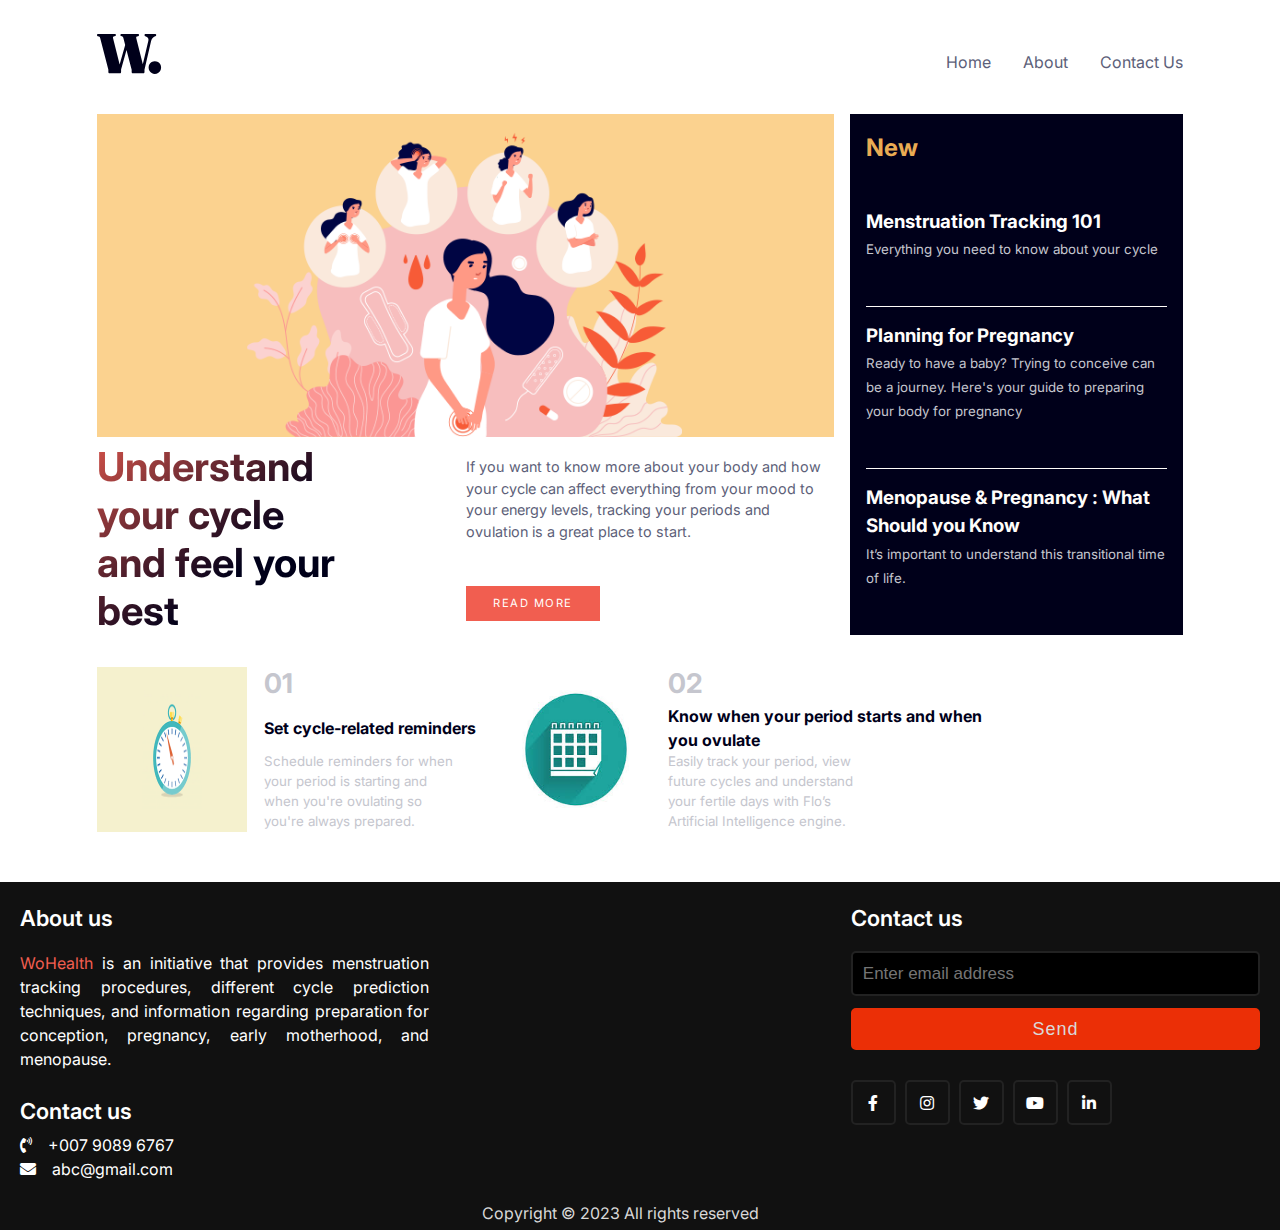
<file: index.html>
<!DOCTYPE html>
<html lang="en">
  <head>
    <meta charset="UTF-8" />
    <meta http-equiv="X-UA-Compatible" content="IE=edge" />
    <meta name="viewport" content="width=device-width, initial-scale=1.0" />
    <link rel="shortcut icon" href="./Assets/logo.svg" type="image/x-icon" />
    <link rel="stylesheet" href="style.css" />
    <link
      rel="stylesheet"
      href="https://cdnjs.cloudflare.com/ajax/libs/font-awesome/5.15.2/css/all.min.css"
    />
    <title>WoHealth</title>
    <script src="script.js"></script>
  </head>
  <body>
    <div class="wrapper">
      <div class="left_layer"></div>

      <header>
        <img src="./Assets/logo.svg" alt="logo" />
        <div class="hamburger_icon"></div>

        <nav>
          <ul>
            <li><a href="index.html">Home</a></li>
            <li><a href="About.html">About</a></li>
            <li><a href="#footer">Contact Us</a></li>
          </ul>
        </nav>
      </header>

      <main>
        <!-- top -->
        <div class="top">
          <div class="banner_image">
            <img src="./Assets/banner-image.png" alt="banner" srcset="" />
          </div>
          <h1 class="heading">Understand your cycle and feel your best</h1>
          <div class="heading_text">
            <p>
              If you want to know more about your body and how your cycle can
              affect everything from your mood to your energy levels, tracking
              your periods and ovulation is a great place to start.
            </p>
            <a href="#">READ MORE</a>
          </div>
        </div>

        <!-- middle -->
        <div class="center">
          <h2>New</h2>
          <div class="articles menstruation_tracking">
            <a href="./Articles/page1.html">
              <h3>Menstruation Tracking 101</h3></a
            >
            <small>Everything you need to know about your cycle</small>
          </div>

          <div class="articles preparation">
            <h3>Planning for Pregnancy</h3>
            <small
              >Ready to have a baby? Trying to conceive can be a journey. Here's
              your guide to preparing your body for pregnancy</small
            >
          </div>

          <div class="articles menopause">
            <h3>Menopause & Pregnancy : What Should you Know</h3>
            <small
              >It’s important to understand this transitional time of life.
            </small>
          </div>
        </div>

        <!-- botttom -->
        <div class="bottom">
          <!-- topics -->
          <div class="first">
            <img src="./Assets/timer.png" alt="timer" class="retro" />
            <!-- <i class="fa-solid fa-clock"></i> -->
            <div>
              <b>01</b>
              <h4>Set cycle-related reminders</h4>
              <small
                >Schedule reminders for when your period is starting and when
                you're ovulating so you're always prepared.</small
              >
            </div>
            <!-- second -->
          </div>
          <div class="second">
            <!-- <img
              src="./assets/images/image-top-laptops.jpg"
              alt="key pads with neon lights"
              class="laptops"
            /> -->
            <img src="./Assets/calender.jpg" alt="timer" class="retro" />

            <div>
              <b>02</b>
              <h4>
                Know when your period starts and when <br />
                you ovulate
              </h4>
              <small
                >Easily track your period, view future cycles and understand
                your fertile days with Flo’s Artificial Intelligence engine.
              </small>
            </div>

            <!-- third -->
          </div>
        </div>
      </main>
    </div>

    <footer id="footer">
      <div class="content">
        <div class="left box">
          <div class="upper">
            <div class="topic">About us</div>
            <p>
              <span style="color: hsl(5, 85%, 63%)">WoHealth</span> is an
              initiative that provides menstruation tracking procedures,
              different cycle prediction techniques, and information regarding
              preparation for conception, pregnancy, early motherhood, and
              menopause.
            </p>
          </div>
          <div class="lower">
            <div class="topic">Contact us</div>
            <div class="phone">
              <a href="#"><i class="fas fa-phone-volume"></i>+007 9089 6767</a>
            </div>
            <div class="email">
              <a href="#"><i class="fas fa-envelope"></i>abc@gmail.com</a>
            </div>
          </div>
        </div>
        <div class="right box">
          <div class="topic">Contact us</div>
          <form action="#">
            <input type="text" placeholder="Enter email address" />
            <input type="submit" name="" value="Send" />
            <div class="media-icons">
              <a href="#"><i class="fab fa-facebook-f"></i></a>
              <a href="#"><i class="fab fa-instagram"></i></a>
              <a href="#"><i class="fab fa-twitter"></i></a>
              <a href="#"><i class="fab fa-youtube"></i></a>
              <a href="#"><i class="fab fa-linkedin-in"></i></a>
            </div>
          </form>
        </div>
      </div>
      <div class="bottom-text">
        <p style="text-align: center">
          Copyright &#169; 2023 All rights reserved
        </p>
      </div>
    </footer>
  </body>
</html>
</file>
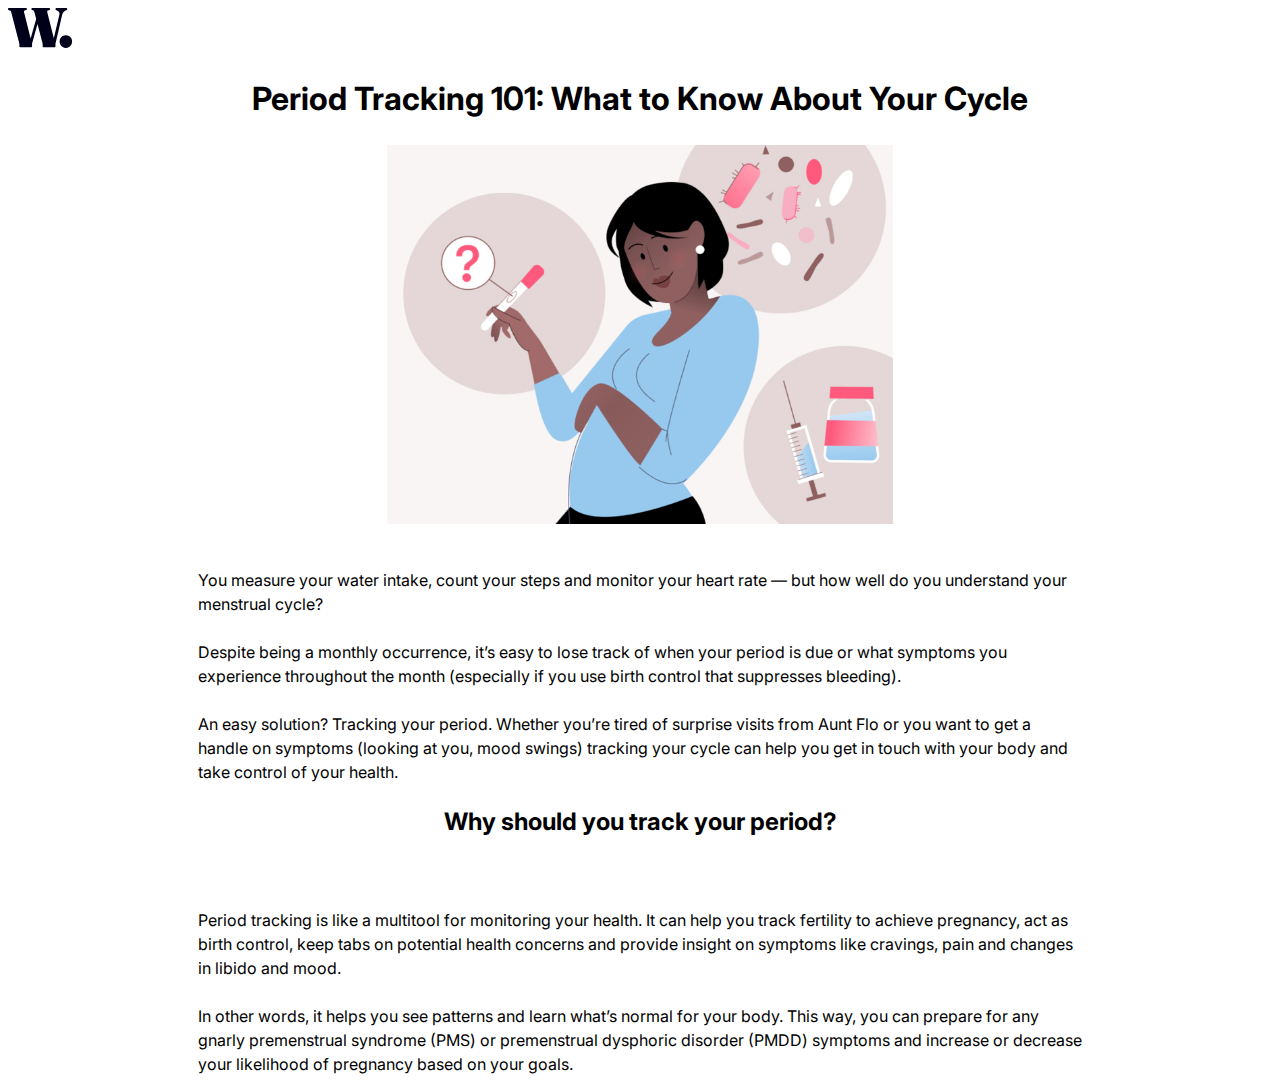
<file: Articles/page1.html>
<!DOCTYPE html>
<html lang="en">
  <head>
    <meta charset="UTF-8" />
    <meta http-equiv="X-UA-Compatible" content="IE=edge" />
    <meta name="viewport" content="width=device-width, initial-scale=1.0" />
    <link rel="stylesheet" href="page1.css" />
    <link rel="shortcut icon" href="../Assets/logo.svg" type="image/x-icon" />
    <title>Menstruation Tracking 101</title>
  </head>
  <body>
    <div class="page_container">
      <header>
        <img src="../Assets/logo.svg" alt="logo" />
        <div class="hamburger_icon"></div>
        <!-- <nav>
          <ul>
            <li><a href="index.html">Home</a></li>
            <li><a href="About.html">About</a></li>
          </ul>
        </nav> -->
      </header>

      <main>
        <div class="heading">
          <h1>Period Tracking 101: What to Know About Your Cycle</h1>
          <!-- <small
            >You measure your water intake, count your steps and monitor your
            heart rate — but how well do you understand your menstrual cycle?
          </small> -->
          <img src="../Assets/article_banner_1.jpg" alt="article1" srcset="" />
        </div>
        <div class="main-content">
          <p>
            You measure your water intake, count your steps and monitor your
            heart rate — but how well do you understand your menstrual cycle?

            <br />
            <br />Despite being a monthly occurrence, it’s easy to lose track of
            when your period is due or what symptoms you experience throughout
            the month (especially if you use birth control that suppresses
            bleeding).

            <br />
            <br />
            An easy solution? Tracking your period. Whether you’re tired of
            surprise visits from Aunt Flo or you want to get a handle on
            symptoms (looking at you, mood swings) tracking your cycle can help
            you get in touch with your body and take control of your health.
          </p>

          <h2 style="text-align: center">Why should you track your period?</h2>
          <br />

          <br />
          <p>
            Period tracking is like a multitool for monitoring your health. It
            can help you track fertility to achieve pregnancy, act as birth
            control, keep tabs on potential health concerns and provide insight
            on symptoms like cravings, pain and changes in libido and mood.

            <br /><br />
            In other words, it helps you see patterns and learn what’s normal
            for your body. This way, you can prepare for any gnarly premenstrual
            syndrome (PMS) or premenstrual dysphoric disorder (PMDD) symptoms
            and increase or decrease your likelihood of pregnancy based on your
            goals.
          </p>
        </div>
      </main>
    </div>
  </body>
</html>
</file>
<file: style.css>
@import url("https://fonts.googleapis.com/css2?family=Inter:wght@400;700;800&display=swap");

/* default styles */
:root {
  --soft-orange: hsl(35, 77%, 62%);
  --soft-red: hsl(5, 85%, 63%);
  --off-white: hsl(36, 100%, 99%);
  --grayish-blue: hsl(233, 8%, 79%);
  --dark-grayish-blue: hsl(236, 13%, 42%);
  --very-dark-blue: hsl(240, 100%, 5%);
  --text-gradient: linear-gradient(
    319deg,
    hsl(240, 100%, 5%) 37%,
    hsl(5, 85%, 63%) 110%
  );
}

* {
  box-sizing: border-box;
  margin: 0;
}

body {
  min-height: 100vh;
  display: grid;
  place-items: center;
  line-height: 1.5;
  font-family: "Inter", sans-serif;
}

img {
  max-width: 100%;
}

h1 {
  color: var(--very-dark-blue);
  background-image: var(--text-gradient);
  -moz-background-clip: text;
  -webkit-background-clip: text;
  background-clip: text;
  color: transparent;
}

a {
  text-decoration: none;
  color: var(--off-white);
}

div.wrapper {
  position: relative;
  padding: 1em;
  width: 100%;
  display: grid;
  gap: 24px;
}

header {
  display: flex;
  justify-content: space-between;
  align-items: center;
}

.logo {
  height: 1.8em;
}

.hamburger_icon {
  z-index: 2;
  width: 30px;
  height: 50px;
  cursor: pointer;
  background: url(./Assets/icon-menu.svg) no-repeat center;
}

.close {
  background: url(./Assets/icon-menu-close.svg) no-repeat center;
}

.left_layer {
  position: absolute;
  top: 0;
  bottom: 0;
  z-index: 1;
  height: 100%;
  width: 0;
  background-color: rgba(0, 0, 0, 0.6);
  transition: width 0.5s ease-in-out;
}

.show_layer {
  width: 35%;
}

nav {
  padding-block-start: 8em;
  background-color: var(--off-white);
  height: 100%;
  width: 0;
  z-index: 1;
  position: absolute;
  overflow: hidden;
  top: 0;
  bottom: 0;
  right: 0;
  transition: width 0.5s ease-in-out;
}

nav > ul {
  list-style: none;
}

nav > ul > li {
  margin-block-end: 1em;
  margin-inline-start: -1em;
}

nav > ul > li > a {
  text-decoration: none;
  color: var(--dark-grayish-blue);
  transition: color 0.1s ease;
}

nav > ul > li > a:hover {
  color: var(--soft-red);
}

.show_nav {
  width: 65%;
}

main {
  position: relative;
}

.top > .heading_text > a {
  text-decoration: none;
  background-color: var(--soft-red);
  color: var(--off-white);
  padding: 0.8em 1.5em;
  letter-spacing: 1.5px;
  font-size: 0.7rem;
  display: inline-block;
  margin-block-start: 1.5em;
  width: 12em;
  text-align: center;
  transition: background-color 0.3s ease-in;
}

.top > .heading_text > a:hover {
  background-color: var(--very-dark-blue);
}

.top > .heading_text > p {
  color: var(--dark-grayish-blue);
  font-size: 0.9em;
}

.center {
  margin-block-start: 3em;
  display: grid;
  gap: 15px;
  background-color: var(--very-dark-blue);
  padding: 1em 1em;
}

.center > h2 {
  color: var(--soft-orange);
}

.center > div {
  border-bottom: 1px solid;
  padding-block-end: 1.2em;
  color: var(--off-white);
}

.center > div > h3:hover {
  color: var(--soft-orange);
  cursor: pointer;
}

.center > div:nth-child(4) {
  border: none;
}

.center > div > small {
  color: var(--grayish-blue);
}

.bottom {
  display: flex;
  flex-wrap: wrap;
  margin-block-start: 2em;
  gap: 25px;
}

.bottom > div {
  display: flex;
  flex: 0 1 auto;
  gap: 17px;
}

.bottom > div > img {
  width: 150px;
}

.bottom > div > div {
  display: flex;
  flex-direction: column;
  justify-content: space-between;
}

.bottom > div > div > b {
  color: var(--grayish-blue);
  font-size: 1.7rem;
  margin-top: -3px;
}

.bottom > div > div > h4 {
  color: var(--very-dark-blue);
  transition: color 0.1s ease-in;
  cursor: pointer;
}

.bottom > div > div > h4:hover {
  color: var(--soft-red);
}

.bottom > div > div > small {
  color: var(--grayish-blue);
}
footer {
  width: 100%;
  bottom: 0;
  left: 0;
  background: #111111;
}
footer .content {
  max-width: 1350px;
  margin: auto;
  padding: 20px;
  display: flex;
  flex-wrap: wrap;
  justify-content: space-between;
}
footer .content p,
a {
  color: #fff;
}
footer .content .box {
  width: 33%;
  transition: all 0.4s ease;
}
footer .content .topic {
  font-size: 22px;
  font-weight: 600;
  color: #fff;
  margin-bottom: 16px;
}
footer .content p {
  text-align: justify;
}
footer .content .lower .topic {
  margin: 24px 0 5px 0;
}
footer .content .lower i {
  padding-right: 16px;
}
footer .content .middle {
  padding-left: 80px;
}
footer .content .middle a {
  line-height: 32px;
}
footer .content .right input[type="text"] {
  height: 45px;
  width: 100%;
  outline: none;
  color: #d9d9d9;
  background: #000;
  border-radius: 5px;
  padding-left: 10px;
  font-size: 17px;
  border: 2px solid #222222;
}
footer .content .right input[type="submit"] {
  height: 42px;
  width: 100%;
  font-size: 18px;
  color: #d9d9d9;
  background: #eb2f06;
  outline: none;
  border-radius: 5px;
  letter-spacing: 1px;
  cursor: pointer;
  margin-top: 12px;
  border: 2px solid #eb2f06;
  transition: all 0.3s ease-in-out;
}
.content .right input[type="submit"]:hover {
  background: none;
  color: #eb2f06;
}
footer .content .media-icons a {
  font-size: 16px;
  height: 45px;
  width: 45px;
  display: inline-block;
  text-align: center;
  line-height: 43px;
  border-radius: 5px;
  border: 2px solid #222222;
  margin: 30px 5px 0 0;
  transition: all 0.3s ease;
}
.content .media-icons a:hover {
  border-color: #eb2f06;
}
footer .bottom-text {
  width: 100%;
  text-align: right;
  color: #d9d9d9;
  padding: 0 40px 5px 0;
}
footer .bottom a {
  color: #eb2f06;
}
footer a {
  transition: all 0.3s ease;
}
footer a:hover {
  color: #eb2f06;
}

@media (min-width: 1000px) {
  div.wrapper {
    padding: 1em 2em;
    padding-block-end: 3em;
    margin: 2px 0;
    width: 100%;
    max-width: 1150px;
    display: grid;
    gap: 24px;
  }

  .hamburger_icon {
    display: none;
  }

  .left_layer {
    display: none;
  }

  nav {
    width: fit-content;
    position: relative;
    background: none;
    padding: 0;
    display: flex;
    height: fit-content;
    padding-block-start: 2em;
  }

  nav ul {
    display: flex;
    gap: 3em;
    justify-content: flex-end;
  }

  main {
    display: grid;
    grid-template: auto 1fr / auto;
    grid-template-areas:
      "web web new"
      "footer footer footer";
  }

  .top {
    grid-area: web;
    display: grid;
    grid-template-columns: 1fr 1fr;
    grid-template-areas:
      "image image"
      "heading text";
  }

  .banner_image {
    grid-area: image;
  }

  .heading {
    width: 6em;
    font-size: 2.5rem;
    line-height: 1.2em;
  }

  .heading_text {
    display: flex;
    flex-direction: column;
    justify-content: space-around;
  }

  .center {
    grid-area: new;
    margin-block-start: 0;
    padding-block-end: 0;
    margin-inline-start: 1em;
  }

  .bottom {
    grid-area: footer;
    flex-wrap: nowrap;
  }

  .bottom > div > div > small {
    width: 15em;
  }
}
</file>
<file: Articles/page1.css>
@import url("https://fonts.googleapis.com/css2?family=Inter:wght@400;700;800&display=swap");

/* default styles */
:root {
  --soft-orange: hsl(35, 77%, 62%);
  --soft-red: hsl(5, 85%, 63%);
  --off-white: hsl(36, 100%, 99%);
  --grayish-blue: hsl(233, 8%, 79%);
  --dark-grayish-blue: hsl(236, 13%, 42%);
  --very-dark-blue: hsl(240, 100%, 5%);
  --text-gradient: linear-gradient(
    319deg,
    hsl(240, 100%, 5%) 37%,
    hsl(5, 85%, 63%) 110%
  );
}
a {
  text-decoration: none;
  color: var(--off-white);
}
body {
  line-height: 1.5;
  font-family: "Inter", sans-serif;
}
.heading {
  text-align: center;
}
.heading img {
  width: 40%;
  margin: auto;
}

.logo {
  height: 1.8em;
}
.main-content{
    margin-top: 3%;
}
.main-content > p {
  width: 70%;
  margin: auto;
  line-height: 1.5;
}
</file>
